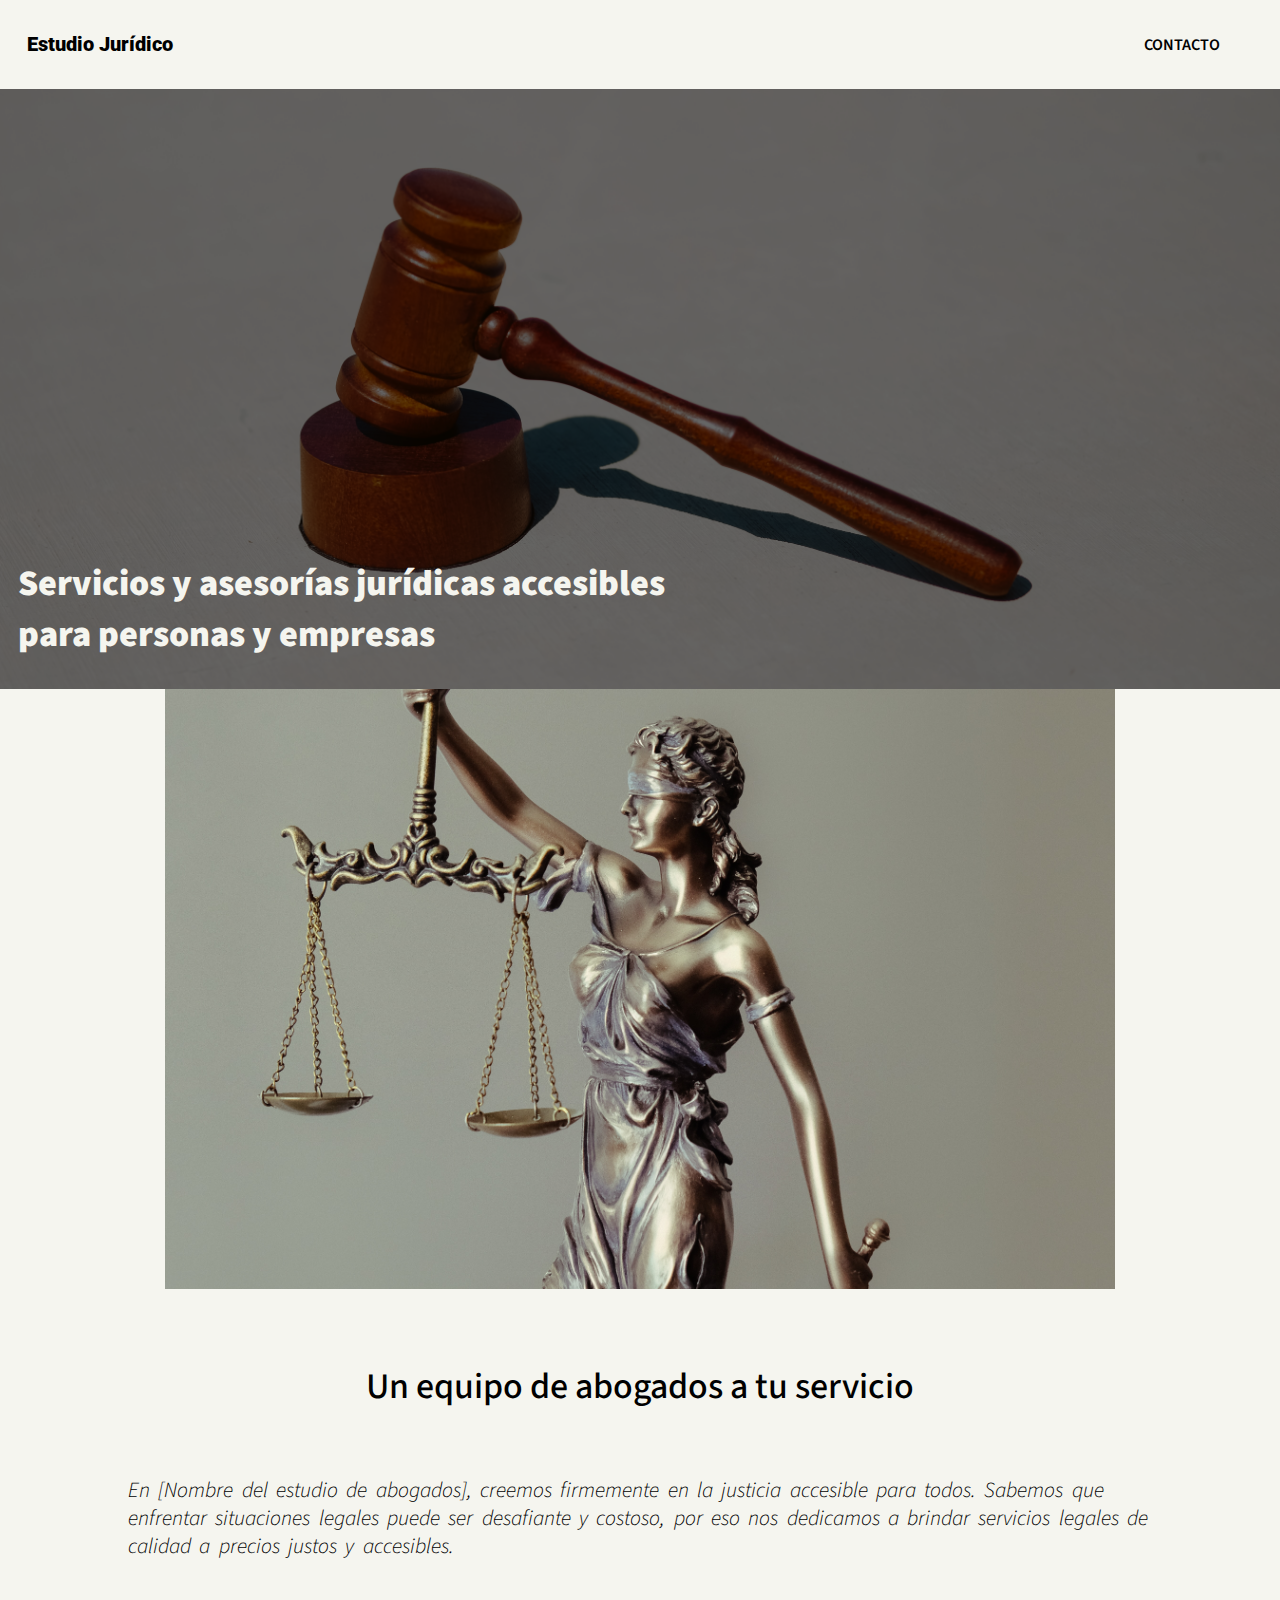
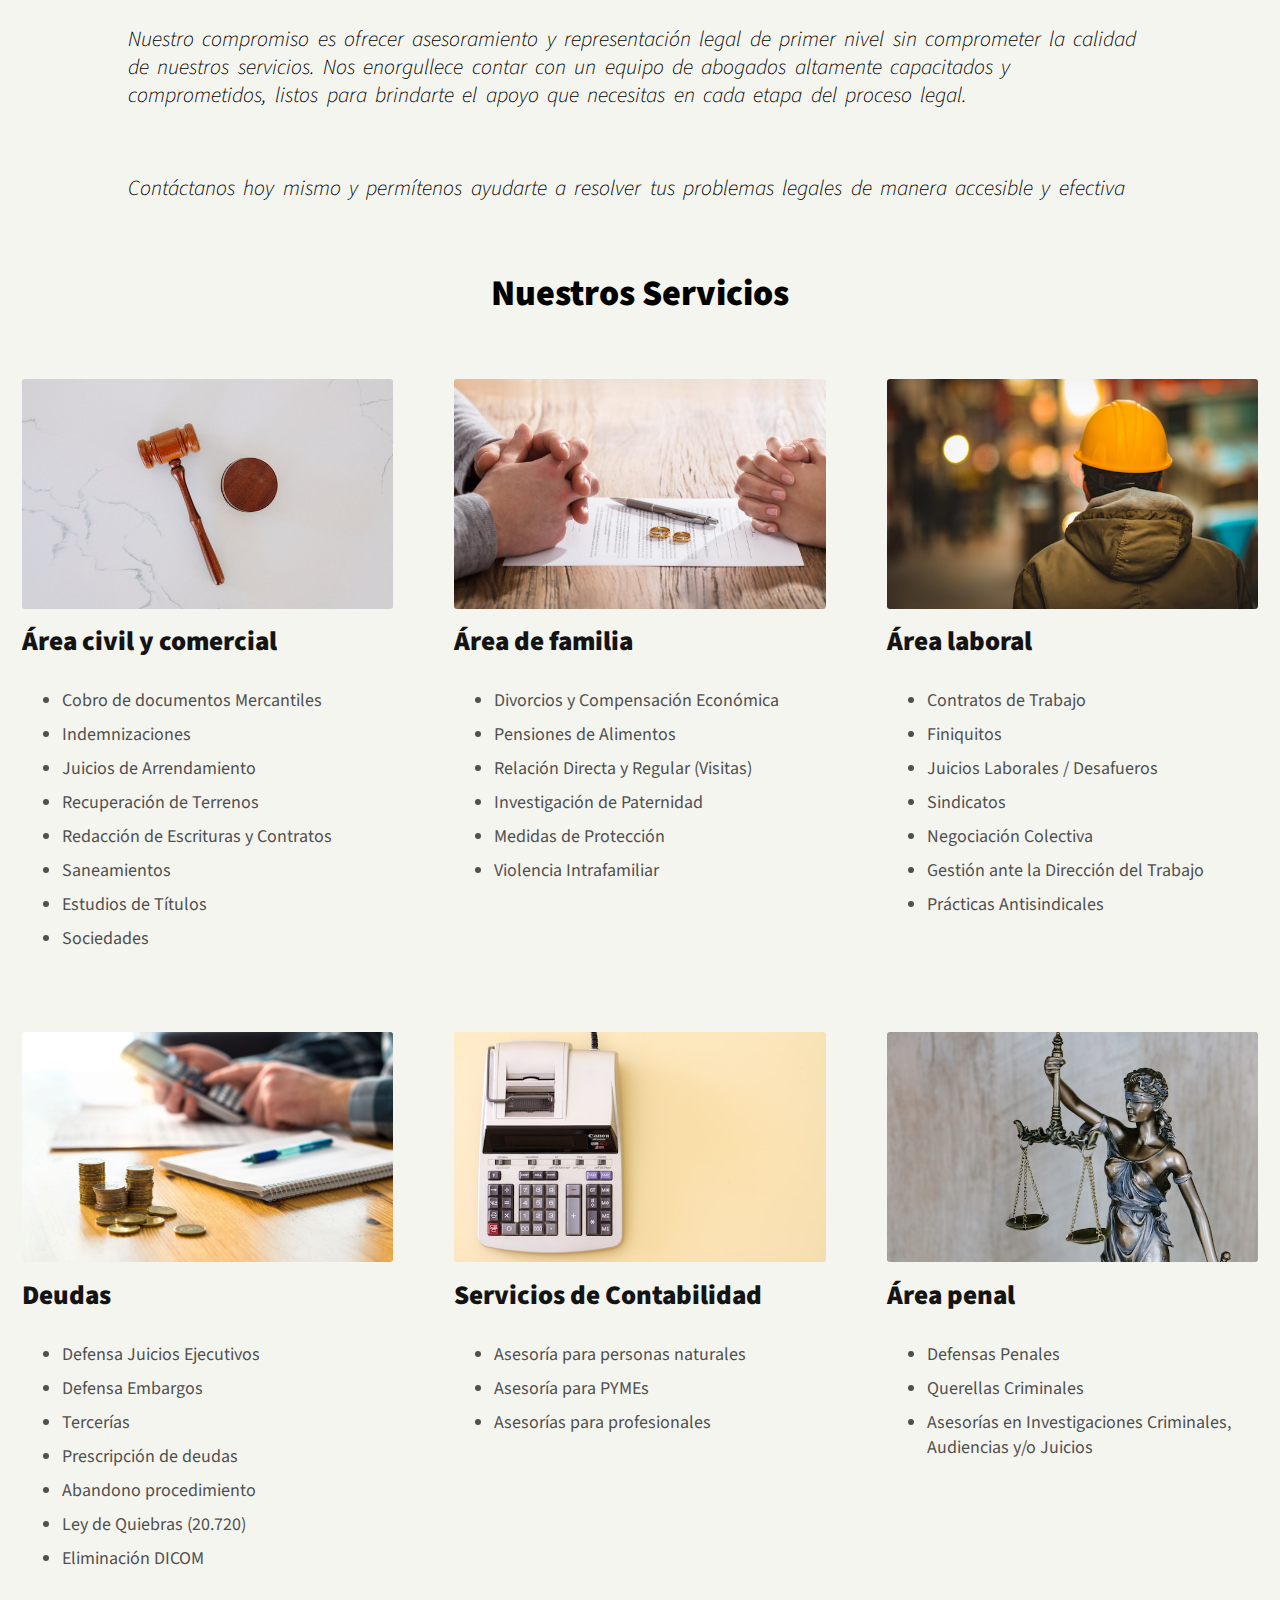
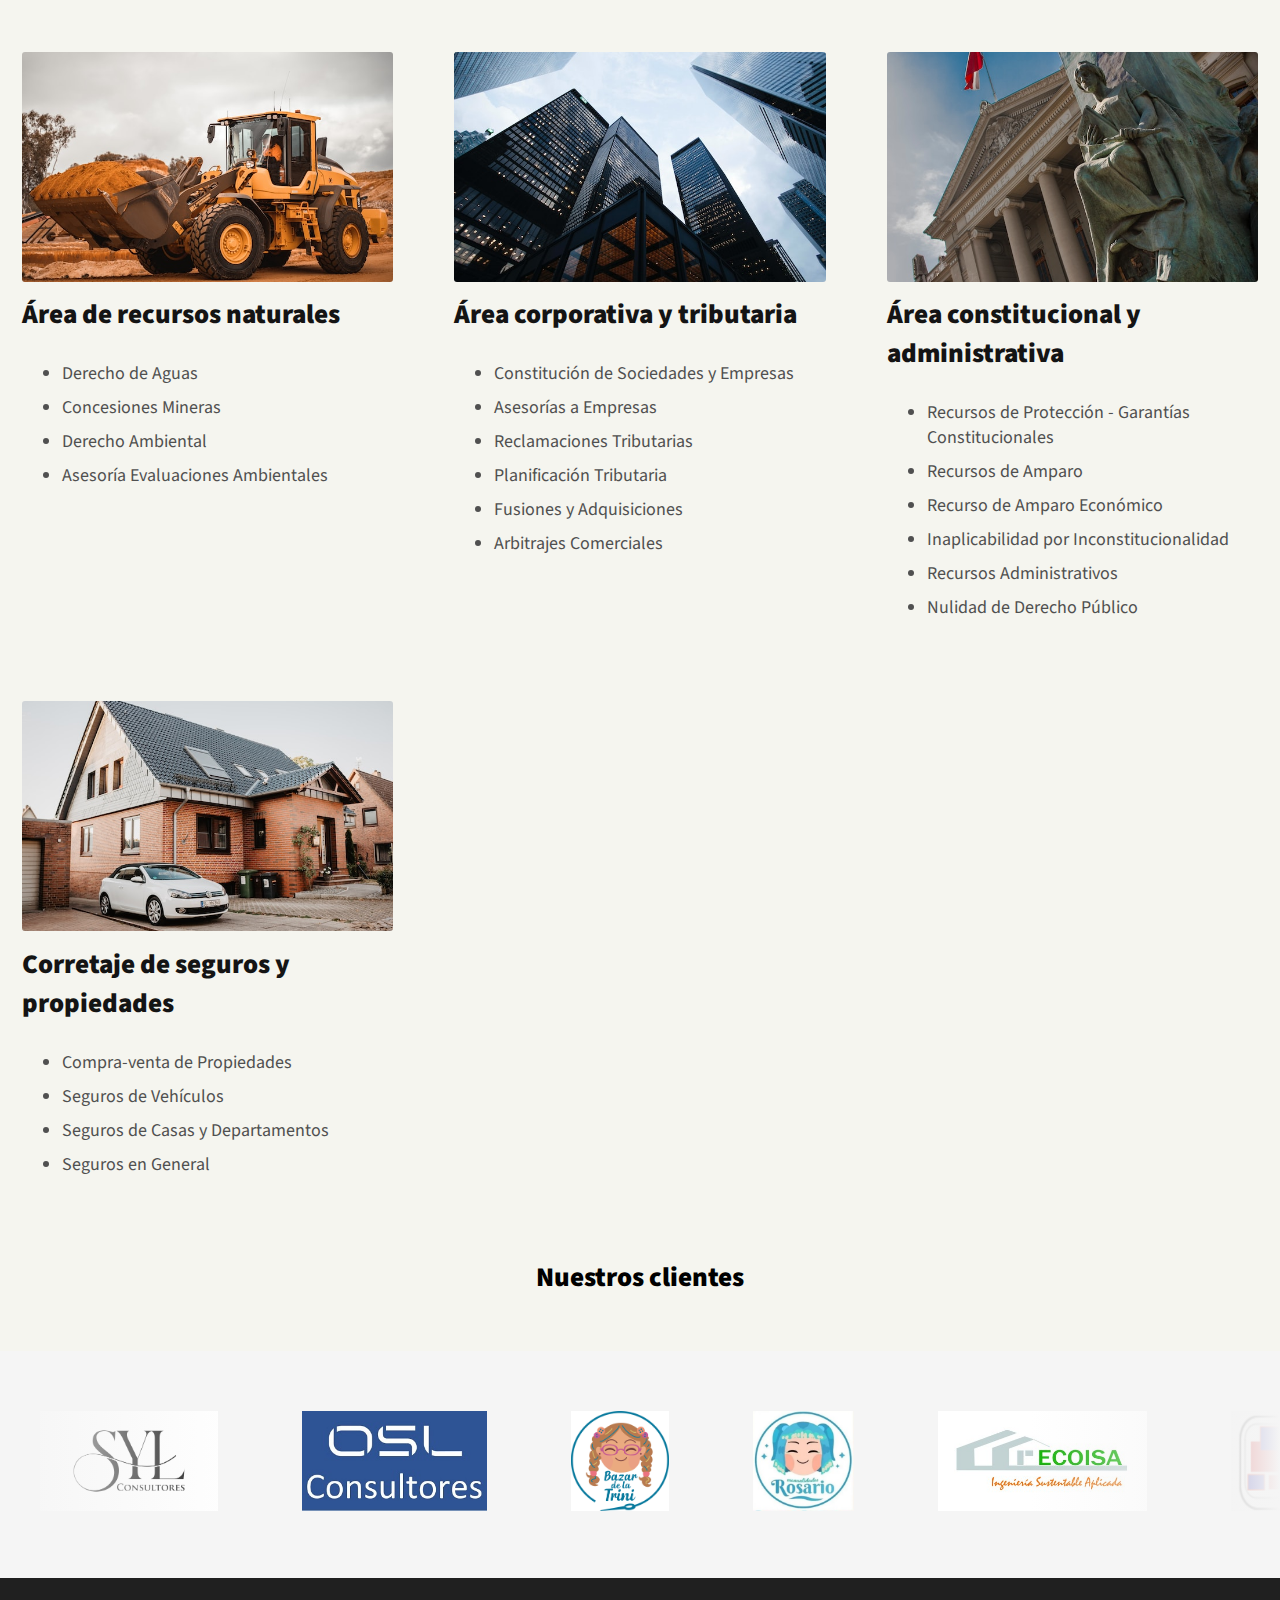
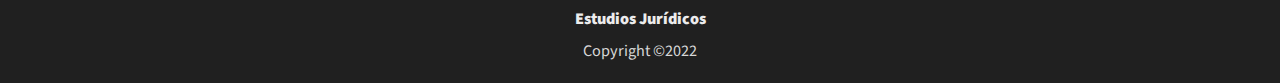
<file: index.html>
<!DOCTYPE html>
<html lang="es">
  <head>
    <meta charset="utf-8" />
    <meta name="viewport" content="width=device-width, initial-scale=1" />
    <!-- Normalize -->
    <link
      rel="stylesheet"
      href="https://necolas.github.io/normalize.css/8.0.1/normalize.css"
    />
    <!-- Font-awesome -->
    <link
      rel="stylesheet"
      href="https://cdnjs.cloudflare.com/ajax/libs/font-awesome/6.4.0/css/all.min.css"
      integrity="sha512-iecdLmaskl7CVkqkXNQ/ZH/XLlvWZOJyj7Yy7tcenmpD1ypASozpmT/E0iPtmFIB46ZmdtAc9eNBvH0H/ZpiBw=="
      crossorigin="anonymous"
      referrerpolicy="no-referrer"
    />
    <!-- Google Fonts -->
    <link rel="preconnect" href="https://fonts.googleapis.com" />
    <link rel="preconnect" href="https://fonts.gstatic.com" crossorigin />
    <link
      href="https://fonts.googleapis.com/css2?family=Roboto:wght@700&family=Source+Sans+Pro:wght@200;300;400;600;700&display=swap"
      rel="stylesheet"
    />
    <!-- CSS -->
    <link rel="stylesheet" href="./style.css" />
    <title>Lex</title>
  </head>
  <header class="nav-bar">
    <i class="fa-solid fa-gavel fa-xl logo"></i>
    <h5 class="nav-title">Estudio Jurídico</h5>
    <nav class="nav-links">
      <a href="https://wa.me/91999999999"
        ><i class="fa-brands fa-whatsapp fa-xl logo whatsapp"></i
      ></a>
      <a href="./pages/contact.html" class="about-me-link">Contacto</a>
    </nav>
  </header>
  <body>
    <a class="hero-overlay" href="#">
      <section class="hero">
        <div class="hero-content">
          <h1 class="hero-title">
            Servicios y asesorías jurídicas accesibles para personas y empresas
          </h1>
          <!-- <p class="hero-text">Atención 100% online.</p> -->
        </div>
        <img src="./images/hero.jpg" class="hero-img" />
      </section>
    </a>
    <div class="about-el">
      <div>
        <img class="about-img" src="./images/about.jpg" />
      </div>
      <div>
        <h1 class="about-title">Un equipo de abogados a tu servicio</h1>
        <p class="about-text">
          En [Nombre del estudio de abogados], creemos firmemente en la justicia
          accesible para todos. Sabemos que enfrentar situaciones legales puede
          ser desafiante y costoso, por eso nos dedicamos a brindar servicios
          legales de calidad a precios justos y accesibles.
        </p>
        <p class="about-text">
          Nuestro compromiso es ofrecer asesoramiento y representación legal de
          primer nivel sin comprometer la calidad de nuestros servicios. Nos
          enorgullece contar con un equipo de abogados altamente capacitados y
          comprometidos, listos para brindarte el apoyo que necesitas en cada
          etapa del proceso legal.
        </p>
        <p class="about-text">
          Contáctanos hoy mismo y permítenos ayudarte a resolver tus problemas
          legales de manera accesible y efectiva
        </p>
      </div>
    </div>
    <h1 class="servicios-title">Nuestros Servicios</h1>
    <div class="posts-grid">
      <article class="post-card">
        <img src="./images/01.jpg" class="post-img" />
        <h2 class="post-title">Área civil y comercial</h2>
        <div class="post-text">
          <ul>
            <li>Cobro de documentos Mercantiles</li>
            <li>Indemnizaciones</li>
            <li>Juicios de Arrendamiento</li>
            <li>Recuperación de Terrenos</li>
            <li>Redacción de Escrituras y Contratos</li>
            <li>Saneamientos</li>
            <li>Estudios de Títulos</li>
            <li>Sociedades</li>
          </ul>
        </div>
      </article>
      <article class="post-card">
        <img src="./images/03.jpg" class="post-img" />
        <h2 class="post-title">Área de familia</h2>
        <div class="post-text">
          <ul>
            <li>Divorcios y Compensación Económica</li>
            <li>Pensiones de Alimentos</li>
            <li>Relación Directa y Regular (Visitas)</li>
            <li>Investigación de Paternidad</li>
            <li>Medidas de Protección</li>
            <li>Violencia Intrafamiliar</li>
          </ul>
        </div>
      </article>
      <article class="post-card">
        <img src="./images/02.jpg" class="post-img" />
        <h2 class="post-title">Área laboral</h2>
        <div class="post-text">
          <ul>
            <li>Contratos de Trabajo</li>
            <li>Finiquitos</li>
            <li>Juicios Laborales / Desafueros</li>
            <li>Sindicatos</li>
            <li>Negociación Colectiva</li>
            <li>Gestión ante la Dirección del Trabajo</li>
            <li>Prácticas Antisindicales</li>
          </ul>
        </div>
      </article>
      <article class="post-card">
        <img src="./images/04.jpeg" class="post-img" />
        <h2 class="post-title">Deudas</h2>
        <div class="post-text">
          <ul>
            <li>Defensa Juicios Ejecutivos</li>
            <li>Defensa Embargos</li>
            <li>Tercerías</li>
            <li>Prescripción de deudas</li>
            <li>Abandono procedimiento</li>
            <li>Ley de Quiebras (20.720)</li>
            <li>Eliminación DICOM</li>
          </ul>
        </div>
      </article>
      <article class="post-card">
        <img src="./images/05.jpg" class="post-img" />
        <h2 class="post-title">Servicios de Contabilidad</h2>
        <div class="post-text">
          <ul>
            <li>Asesoría para personas naturales</li>
            <li>Asesoría para PYMEs</li>
            <li>Asesorías para profesionales</li>
          </ul>
        </div>
      </article>
      <article class="post-card">
        <img src="./images/06.jpg" class="post-img" />
        <h2 class="post-title">Área penal</h2>
        <div class="post-text">
          <ul>
            <li>Defensas Penales</li>
            <li>Querellas Criminales</li>
            <li>
              Asesorías en Investigaciones Criminales, Audiencias y/o Juicios
            </li>
          </ul>
        </div>
      </article>
      <article class="post-card">
        <img src="./images/07.jpg" class="post-img" />
        <h2 class="post-title">Área de recursos naturales</h2>
        <div class="post-text">
          <ul>
            <li>Derecho de Aguas</li>
            <li>Concesiones Mineras</li>
            <li>Derecho Ambiental</li>
            <li>Asesoría Evaluaciones Ambientales</li>
          </ul>
        </div>
      </article>
      <article class="post-card">
        <img src="./images/08.jpg" class="post-img" />
        <h2 class="post-title">Área corporativa y tributaria</h2>
        <div class="post-text">
          <ul>
            <li>Constitución de Sociedades y Empresas</li>
            <li>Asesorías a Empresas</li>
            <li>Reclamaciones Tributarias</li>
            <li>Planificación Tributaria</li>
            <li>Fusiones y Adquisiciones</li>
            <li>Arbitrajes Comerciales</li>
          </ul>
        </div>
      </article>
      <article class="post-card">
        <img src="./images/09.jpg" class="post-img" />
        <h2 class="post-title">Área constitucional y administrativa</h2>
        <div class="post-text">
          <ul>
            <li>Recursos de Protección - Garantías Constitucionales</li>
            <li>Recursos de Amparo</li>
            <li>Recurso de Amparo Económico</li>
            <li>Inaplicabilidad por Inconstitucionalidad</li>
            <li>Recursos Administrativos</li>
            <li>Nulidad de Derecho Público</li>
          </ul>
        </div>
      </article>
      <article class="post-card">
        <img src="./images/10.jpg" class="post-img" />
        <h2 class="post-title">Corretaje de seguros y propiedades</h2>
        <div class="post-text">
          <ul>
            <li>Compra-venta de Propiedades</li>
            <li>Seguros de Vehículos</li>
            <li>Seguros de Casas y Departamentos</li>
            <li>Seguros en General</li>
          </ul>
        </div>
      </article>
    </div>
    <div class="slider">
      <h2 class="clients-title">Nuestros clientes</h2>
      <div class="logos">
        <div class="logos-slide">
          <img src="./images/logo1.jpg" />
          <img src="./images/logo2.jpg" />
          <img src="./images/logo3.png" />
          <img src="./images/logo4.jpg" />
          <img src="./images/logo5.jpg" />
          <img src="./images/logo6.png" />
          <!-- <img src="./images/logo1.jpg" />
          <img src="./images/logo2.jpg" /> -->
        </div>

        <div class="logos-slide">
          <img src="./images/logo1.jpg" />
          <img src="./images/logo2.jpg" />
          <img src="./images/logo3.png" />
          <img src="./images/logo4.jpg" />
          <img src="./images/logo5.jpg" />
          <img src="./images/logo6.png" />
          <!-- <img src="./images/logo1.jpg" />
          <img src="./images/logo2.jpg" /> -->
        </div>
      </div>
      <!-- <div class="slide-track">
        <div class="slide">
          <img src="./images/logo1.jpg" alt="" />
        </div>
        <div class="slide">
          <img src="./images/logo2.jpg" alt="" />
        </div>
        <div class="slide atype">
          <img src="./images/logo3.png" alt="" />
        </div>
        <div class="slide atype">
          <img src="./images/logo4.jpg" alt="" />
        </div>
        <div class="slide">
          <img src="./images/logo5.jpg" alt="" />
        </div>
        <div class="slide">
          <img src="./images/logo6.png" alt="" />
        </div>
        <div class="slide">
          <img src="./images/logo1.jpg" alt="" />
        </div>
        <div class="slide">
          <img src="./images/logo2.jpg" alt="" />
        </div>
        <div class="slide atype">
          <img src="./images/logo3.png" alt="" />
        </div>
        <div class="slide atype">
          <img src="./images/logo4.jpg" alt="" />
        </div>
        <div class="slide">
          <img src="./images/logo5.jpg" alt="" />
        </div>
        <div class="slide">
          <img src="./images/logo6.png" alt="" />
        </div>
        <div class="slide">
          <img src="./images/logo1.jpg" alt="" />
        </div>
        <div class="slide">
          <img src="./images/logo2.jpg" alt="" />
        </div>
        <div class="slide atype">
          <img src="./images/logo3.png" alt="" />
        </div>
        <div class="slide atype">
          <img src="./images/logo4.jpg" alt="" />
        </div>
        <div class="slide">
          <img src="./images/logo5.jpg" alt="" />
        </div>
        <div class="slide">
          <img src="./images/logo6.png" alt="" />
        </div> -->
      <!-- </div> -->
    </div>
    <div class="whatsapp-btn-container">
      <a class="whatsapp-btn" href="https://wa.me/91999999999"
        ><i class="fab fa-whatsapp"></i
      ></a>
    </div>
  </body>
  <footer>
    <h6 class="footer-title">Estudios Jurídicos</h6>
    <h6 class="footer-copy">Copyright &copy;2022</h6>
  </footer>
</html>
</file>
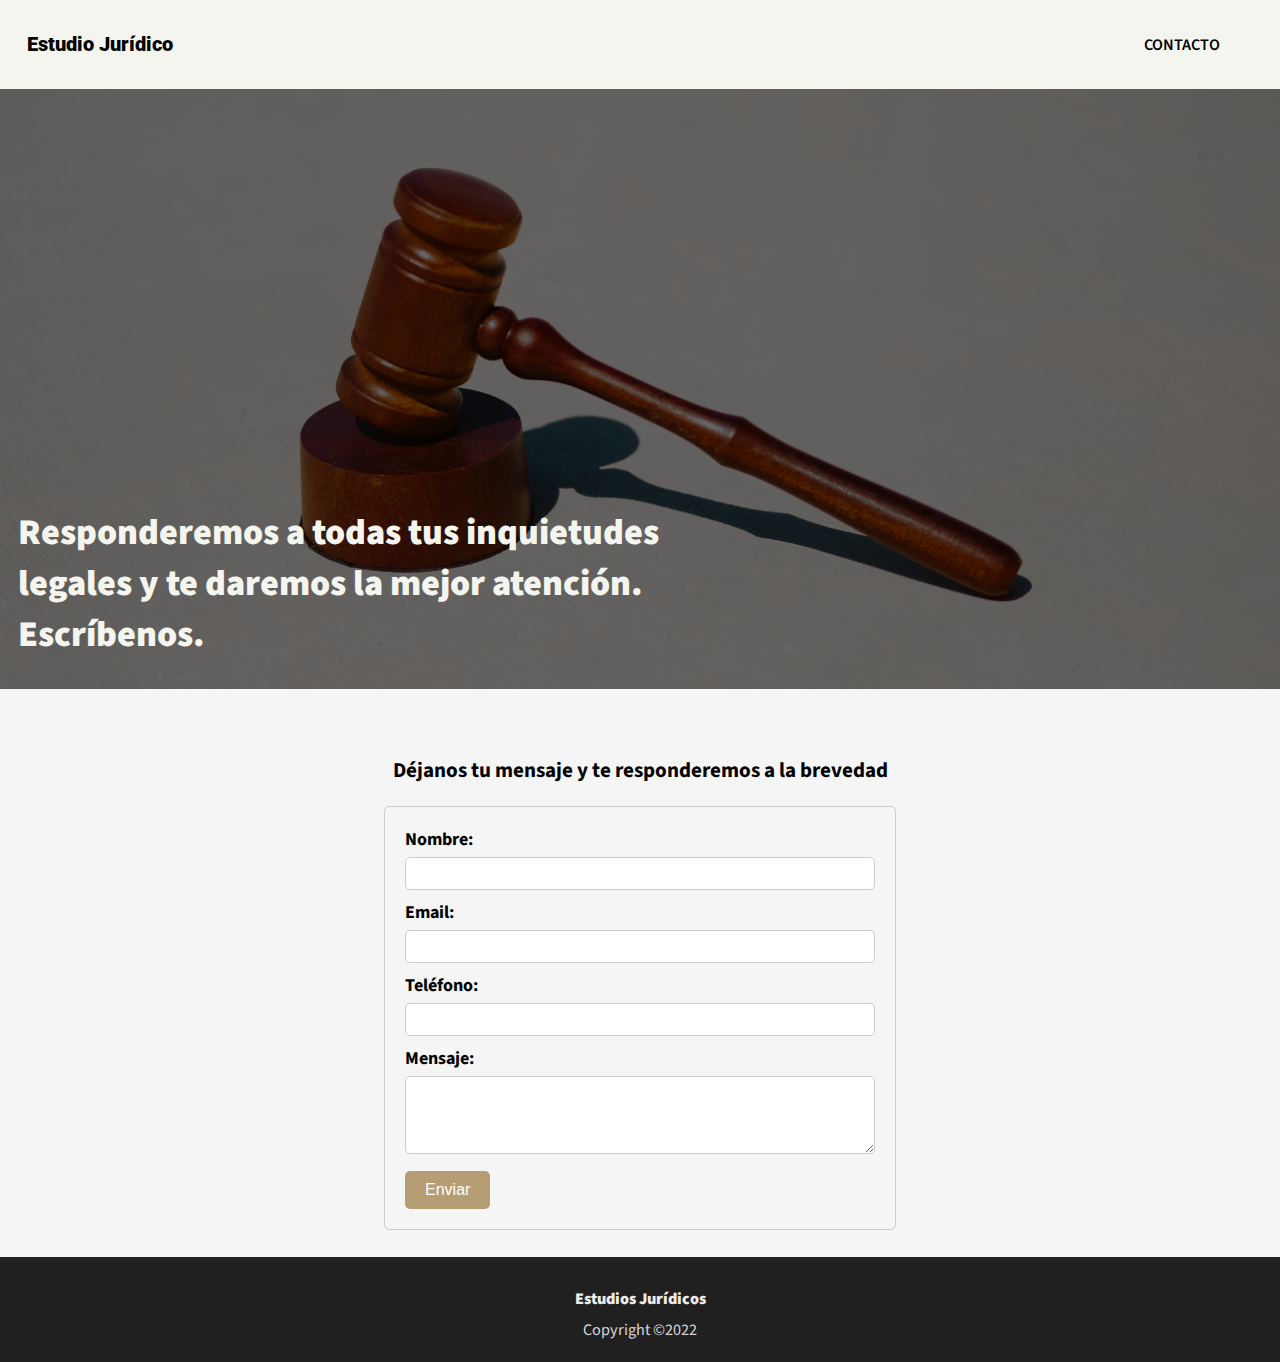
<file: pages/contact.html>
<!DOCTYPE html>
<html lang="es">
  <head>
    <meta charset="utf-8" />
    <meta name="viewport" content="width=device-width, initial-scale=1" />
    <!-- Normalize -->
    <link
      rel="stylesheet"
      href="https://necolas.github.io/normalize.css/8.0.1/normalize.css"
    />
    <!-- Font-awesome -->
    <link
      rel="stylesheet"
      href="https://cdnjs.cloudflare.com/ajax/libs/font-awesome/6.4.0/css/all.min.css"
      integrity="sha512-iecdLmaskl7CVkqkXNQ/ZH/XLlvWZOJyj7Yy7tcenmpD1ypASozpmT/E0iPtmFIB46ZmdtAc9eNBvH0H/ZpiBw=="
      crossorigin="anonymous"
      referrerpolicy="no-referrer"
    />
    <!-- Google Fonts -->
    <link rel="preconnect" href="https://fonts.googleapis.com" />
    <link rel="preconnect" href="https://fonts.gstatic.com" crossorigin />
    <link
      href="https://fonts.googleapis.com/css2?family=Roboto:wght@700&family=Source+Sans+Pro:wght@200;300;400;600;700&display=swap"
      rel="stylesheet"
    />
    <!-- CSS -->
    <link rel="stylesheet" href="../style.css" />
    <title>Estudio Jurídico - Contacto</title>
  </head>
  <header class="nav-bar">
    <i class="fa-solid fa-gavel fa-xl logo"></i>
    <h5 class="nav-title"><a href="../index.html">Estudio Jurídico</a></h5>
    <nav class="nav-links">
      <i class="fa-brands fa-whatsapp fa-xl logo whatsapp"></i>
      <a href="#formulario" class="about-me-link">Contacto</a>
    </nav>
  </header>
  <body>
    <a class="hero-overlay" href="#">
      <section class="hero">
        <div class="hero-content">
          <h1 class="hero-title">
            Responderemos a todas tus inquietudes legales y te daremos la mejor
            atención. Escríbenos.
          </h1>
          <!-- <p class="hero-text">Atención 100% online.</p> -->
        </div>
        <img src="../images/hero.jpg" class="hero-img" />
      </section>
    </a>

    <div class="contactanos" id="formulario">
      <h2 class="contact-title"></h2>
      <h3 class="contact-title">
        Déjanos tu mensaje y te responderemos a la brevedad
      </h3>
      <form
        action="/submit"
        method="post"
        onsubmit="return validateForm()"
        class="contact-form"
      >
        <label for="nombre">Nombre:</label>
        <input type="text" id="nombre" name="nombre" required />

        <label for="email">Email:</label>
        <input type="email" id="email" name="email" required />

        <label for="telefono">Teléfono:</label>
        <input type="tel" id="telefono" name="telefono" />

        <!-- <label for="rut">RUT:</label>
        <input type="text" id="rut" name="rut" /> -->

        <label for="mensaje">Mensaje:</label>
        <textarea
          id="mensaje"
          name="mensaje"
          rows="4"
          cols="50"
          required
        ></textarea>

        <input type="submit" value="Enviar" class="submit-btn" />
      </form>
      <div class="whatsapp-btn-container">
        <a class="whatsapp-btn" href="https://wa.me/91999999999"
          ><i class="fab fa-whatsapp"></i
        ></a>
      </div>

      <!-- <script>
        function validateForm() {
          // Regular expressions for validation
          var telefonoRegex = /^[0-9\s-]*$/;
          var rutRegex = /^[0-9]+[-|‐]{1}[0-9kK]{1}$/;

          var telefonoInput = document.getElementById("telefono");
          var rutInput = document.getElementById("rut");

          // Validate telefono field
          if (
            telefonoInput.value.trim() !== "" &&
            !telefonoRegex.test(telefonoInput.value)
          ) {
            alert(
              "Por favor, ingresa un número de teléfono válido (solo dígitos, guiones o espacios)."
            );
            telefonoInput.focus();
            return false;
          }

          // Validate RUT field
          if (rutInput.value.trim() !== "" && !rutRegex.test(rutInput.value)) {
            alert("Por favor, ingresa un RUT válido en el formato 12345678-9.");
            rutInput.focus();
            return false;
          }

          return true; // Form will be submitted if everything is valid
        }
      </script> -->
    </div>
  </body>
  <footer>
    <h6 class="footer-title">Estudios Jurídicos</h6>
    <h6 class="footer-copy">Copyright &copy;2022</h6>
  </footer>
</html>
</file>
<file: style.css>
*,
*::before,
*::after {
  box-sizing: border-box;
}

html {
  width: calc(100vw - (100vw - 100%));
  min-width: 320px;
}

html,
body {
  margin: 0;
  padding: 0;
}

/* Typography */

body {
  font-family: "Source Sans Pro", sans-serif;
}

h1,
h2,
h5,
.more-btn,
.footer-title {
  font-weight: 900;
}

h4,
h6,
p {
  font-weight: 400;
}

h1 {
  font-size: 2rem;
}

h2 {
  font-size: 1.5rem;
}

h5,
h4 {
  font-size: 1.1rem;
  font-family: "Roboto", sans-serif;
}

h6,
.nav-links a {
  font-size: 0.9rem;
}

.nav-links a {
  text-transform: uppercase;
}

p,
.more-btn {
  font-size: 1rem;
}

.nav-links a {
  text-decoration: none;
  font-weight: 600;
  color: #090909;
}

.post-date,
.more-btn {
  color: #000000;
}

.post-date {
  text-transform: uppercase;
}

.post-title {
  color: #141414;
}

.post-text {
  color: #505050;
}

.footer-title {
  color: #ececec;
}

.footer-copy {
  color: #d7d7d7;
}

.nav-bar,
.post-card {
  background-color: #f5f5ef;
}

.hero {
  color: #f5f5ef;
  background-color: #000000;
}

body {
  background-color: #f5f5ef;
}

.hero-text {
  font-size: 1.2em;
}

.about-title {
  max-width: 80%;
  margin: 0 auto;
  font-size: 2em;
  text-align: center;
  padding-top: 2em;
  font-weight: 500;
}

.about-text {
  font-size: 1.2em;
  font-weight: 300;
  font-style: italic;
  word-spacing: 0.2em;
  width: 80%;
  margin: 3em auto;
  line-height: 1.3em;
}

.servicios-title {
  text-align: center;
  margin-top: 1.5em;
}

/* images */

.hero-img {
  width: 100%;
  min-width: 320px;
  min-height: 290px;
  max-height: 600px;
  filter: brightness(40%);
  object-fit: cover;
  object-position: center;
}

.post-img {
  width: 100%;
  height: 230px;
  object-fit: cover;
  border-radius: 3px;
  object-position: center center;
}

.read-post-img {
  width: min(90%, 900px);
  display: block;
  margin: 0 auto;
  min-height: 190px;
  max-height: 480px;
  object-fit: cover;
  object-position: center top;
}

.me-img {
  width: 185px;
  height: 185px;
  border-radius: 50%;
}

/* layout header*/

.nav-bar {
  display: grid;
  grid-template-columns: 0.5em min-content 1fr minmax(150px, 20%);
  grid-template-areas: ". logo title link";
  align-items: baseline;
  text-align: center;
  gap: 0 0.5em;
}

.logo {
  grid-area: logo;
  align-self: center;
}

.whatsapp {
  color: #128c7e;
}
.nav-title {
  grid-area: title;
  text-align: left;
}

.nav-links {
  grid-area: link;
  display: flex;
  justify-content: space-evenly;
  margin: auto 0;
  /* gap: 1em; */
}

/* layout hero */

.hero {
  margin: 0 auto;
  display: grid;
  grid-template-rows: min-content min-content;
  grid-template-columns: 2fr 1fr;
}

.hero-img,
.hero-content {
  grid-column: 1 / -1;
}

.hero-img {
  grid-row: 1 / -1;
}

.hero-content {
  grid-row: 2 / -1;
  z-index: 1;
  padding: 0 1em 1em;
  width: min(100%, 700px);
}

.hero-date,
.hero-text {
  margin-top: 0;
  margin-bottom: 0.6em;
  line-height: 1.2;
}

.hero-title {
  margin: 0 0 0.3em;
}

/* layout about-el */

.about-el {
  display: block;
}

.about-img {
  width: min(100%, 950px);
  display: block;
  margin: auto;
  min-height: 190px;
  max-height: 600px;
  object-fit: cover;
  object-position: center 40%;
}

@media (min-width: 1300px) {
  .about-el {
    display: grid;
    grid-template-columns: 1fr 1fr;
  }
  .about-img {
    margin: 0 auto;
    max-height: 800px;
  }
}

/* layout articles */

.posts-grid {
  display: grid;
  grid-template-columns: repeat(auto-fit, minmax(310px, 1fr));
  grid-gap: 1em;
  margin-bottom: 1.5em;
}

.post-card {
  display: flex;
  flex-direction: column;
  margin: 2em 1.2em 0.5em;
}

.post-img {
  align-self: center;
}

.post-date {
  margin-top: 0.8em;
  margin-bottom: 0;
}

.post-title {
  margin-top: 0.5em;
  margin-bottom: 0;
}

.post-text {
  margin-top: 0.5em;
  margin-bottom: 0;
}

.post-text li {
  margin: 0.5em 0;
}

/* View more button */

.more-btn {
  display: block;
  margin: 1em auto 2em;
  border: none;
  background-color: #ffffff;
  text-decoration: underline;
  text-transform: capitalize;
}

/* footer layout */

footer {
  background-color: #202020;
  min-height: 105px;
  display: flex;
  flex-direction: column;
  justify-content: center;
  align-items: center;
}

.footer-title {
  padding: 0.5em 0;
  margin: 0;
}

.footer-copy {
  padding: 0;
  margin: 0;
}

/* read-post layout */

.read-post-upper {
  margin: 0 auto;
  width: min(90%, 800px);
}

.read-post-lower {
  margin: 0 auto 2em;
  width: min(90%, 800px);
}

.read-post-date {
  margin-bottom: 0;
}

.recent-post {
  text-align: center;
  margin: 2.5em 0 0.5em;
}

/* about-me layout */

.me-profile {
  margin: 1em 1.25em;
  display: grid;
  grid-template-columns: min-content 2fr;
  grid-template-rows: min-content 1fr;
  grid-template-areas:
    "image image"
    "text text";
  align-items: center;
}

.me-img {
  grid-area: image;
}

.me-description {
  grid-area: text;
}

.me-img,
.me-description {
  margin: 0 0.5em;
}

.me-description {
  max-width: 1000px;
}
/* media-queries */
@media (min-width: 768px) {
  html {
    font-size: 17px;
  }

  .me-profile {
    grid-template-areas:
      ". image text ."
      ". image text .";
    margin: 1.5em 2em;
  }
}

@media (min-width: 1025px) {
  html {
    font-size: 18px;
  }

  .me-profile {
    grid-template-columns: 1fr min-content 6fr 1fr;
    grid-template-rows: min-content 1fr;
  }
}

.hero-overlay {
  text-decoration: none;
  cursor: pointer;
}

/* form */

.contactanos {
  display: flex;
  flex-direction: column;
  justify-content: center;
  align-items: center;
  margin: 0;
  background-color: whitesmoke;
}

.contact-title {
  color: black;
  text-align: center;
}

.contact-form {
  color: black;
  /* max-width: 400px; */
  width: 40%;
  padding: 20px;
  border: 1px solid #ccc;
  border-radius: 5px;
  margin-bottom: 1.5rem;
}

label {
  display: block;
  margin-bottom: 5px;
  font-weight: bold;
}

input[type="text"],
input[type="email"],
input[type="tel"],
textarea {
  width: 100%;
  padding: 8px;
  border-radius: 5px;
  border: 1px solid #ccc;
  box-sizing: border-box;
  margin-bottom: 10px;
}

.submit-btn {
  background-color: #b69d74;
  color: white;
  padding: 10px 20px;
  border: none;
  border-radius: 5px;
  cursor: pointer;
  font-size: 16px;
}

.submit-btn:hover {
  background-color: whitesmoke;
  border: 1px solid black;
  font-weight: bold;
  color: #6b6357;
}

@media (max-width: 575.98px) {
  .contact-form {
    width: 80%;
  }
}

@media (min-width: 576px) and (max-width: 767.98px) {
  .contact-form {
    width: 70%;
  }
}

/* Medium devices (tablets, 768px and up) */
@media (min-width: 768px) and (max-width: 991.98px) {
  .contact-form {
    width: 60%;
  }
}

/* Whatsapp corner button */

.whatsapp-btn-container {
  position: fixed;
  right: 15px;
  opacity: 0;
  bottom: -50px;
  padding: 0.5rem;
  animation: fade-up 1000ms forwards;
  animation-delay: 1000ms;
  background-color: white;
  border-radius: 50%;
  /* border: 0.1em solid gray; */
}

@keyframes fade-up {
  100% {
    bottom: 24px;
    opacity: 1;
  }
}

.whatsapp-btn-container .whatsapp-btn {
  font-size: 48px;
  color: #25d366;
  display: inline-block;
  transition: all 400ms;
}

.whatsapp-btn-container .whatsapp-btn:hover {
  transform: scale(1.2);
}

/* clientes carrousel */

@keyframes slide {
  from {
    transform: translateX(0);
  }
  to {
    transform: translateX(-100%);
  }
}

.logos {
  overflow: hidden;
  padding: 60px 0;
  background: whitesmoke;
  white-space: nowrap;
  position: relative;
}

.logos:before,
.logos:after {
  position: absolute;
  top: 0;
  width: 250px;
  height: 100%;
  content: "";
  z-index: 2;
}

.logos:before {
  left: 0;
  background: linear-gradient(to left, rgba(255, 255, 255, 0), whitesmoke);
}

.logos:after {
  right: 0;
  background: linear-gradient(to right, rgba(255, 255, 255, 0), whitesmoke);
}

/* .logos:hover .logos-slide {
  animation-play-state: paused;
} */

.logos-slide {
  display: inline-block;
  animation: 50s slide infinite linear;
}

.logos-slide img {
  height: 100px;
  margin: 0 40px;
}

.clients-title {
  text-align: center;
  color: #000000;
  margin: 2em 0;
}

a {
  text-decoration: none;
}

a:link {
  color: black;
}
a:visited {
  color: black;
}
a:hover {
  color: black;
  cursor: pointer;
}
a:focus {
  outline: black;
}
a:active {
  color: black;
}
</file>
